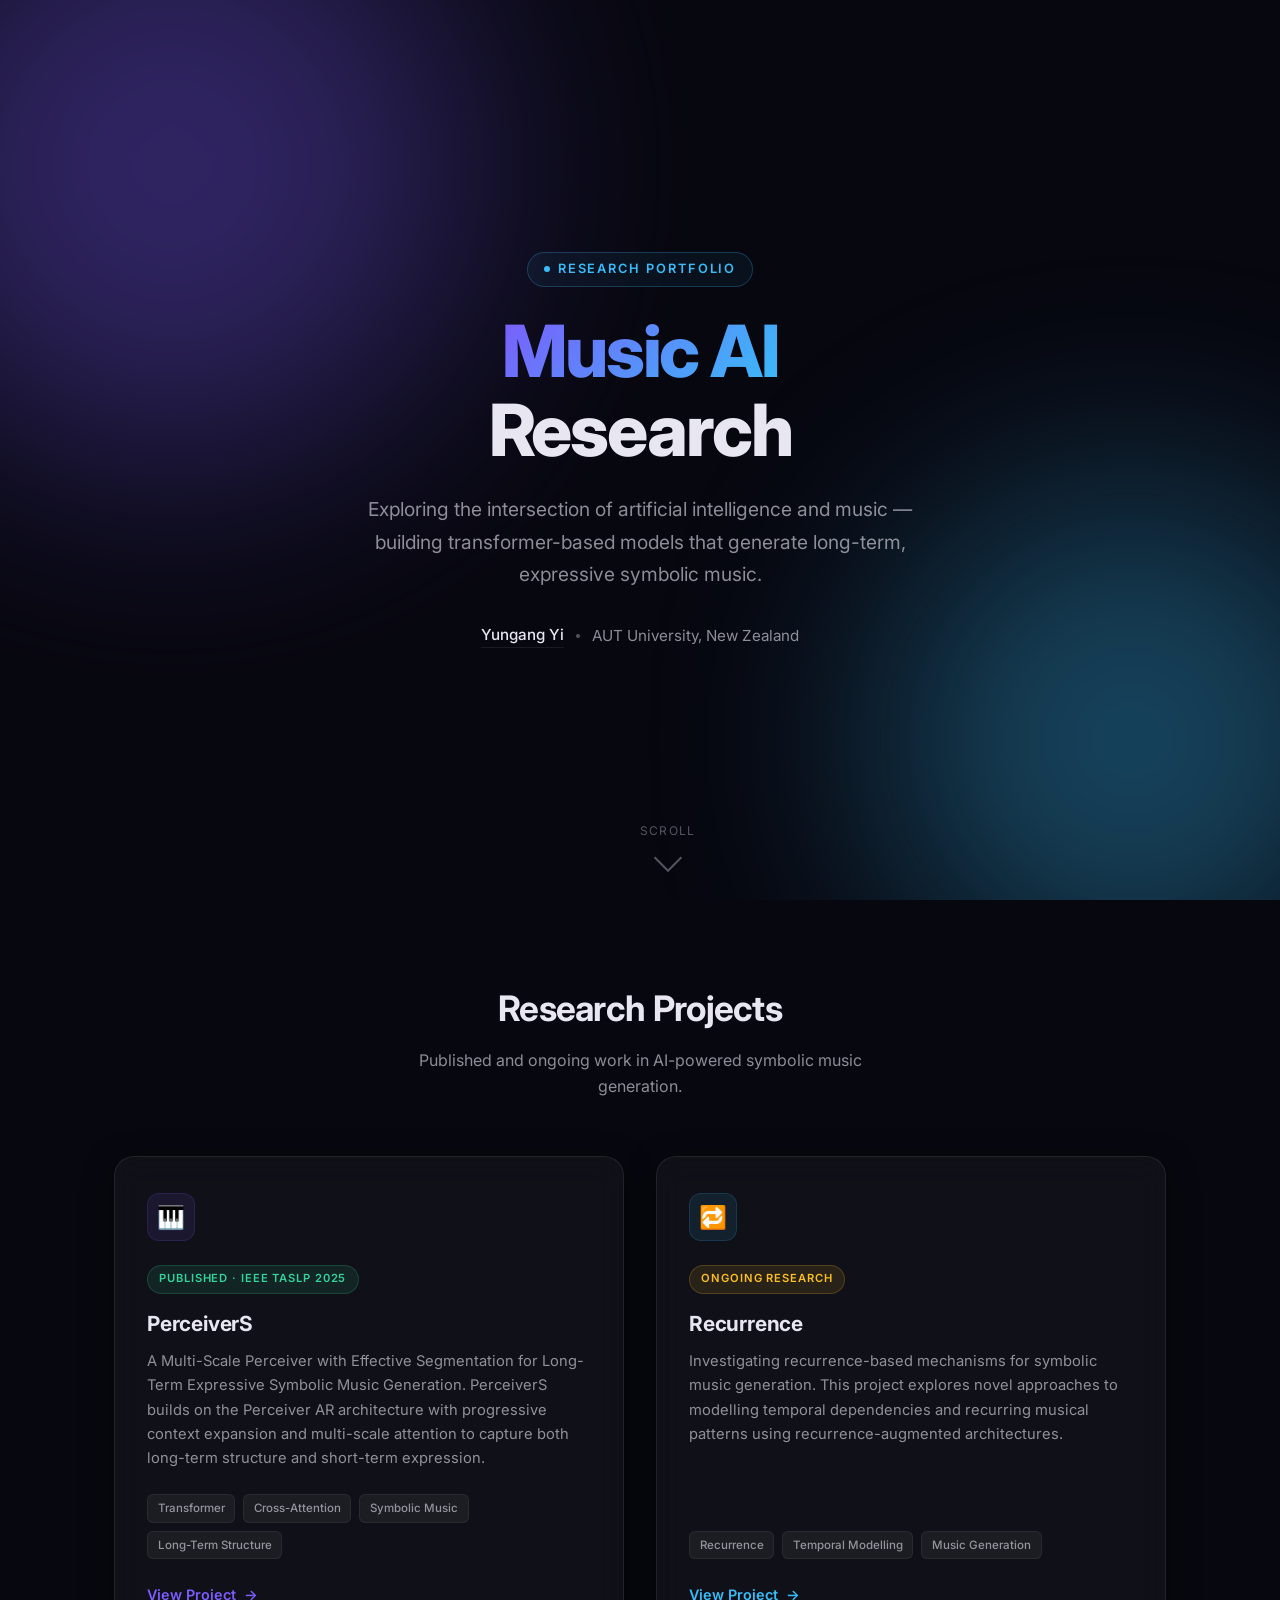
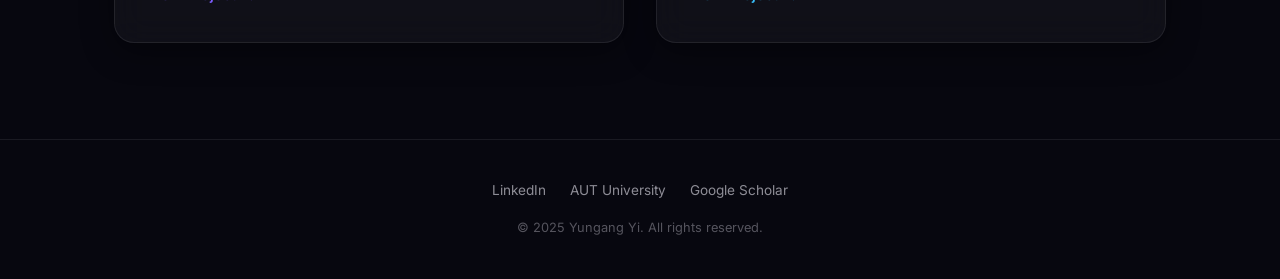
<file: index.html>
<!DOCTYPE html>
<html lang="en">
<head>
  <meta charset="UTF-8" />
  <meta name="viewport" content="width=device-width, initial-scale=1.0" />
  <title>Music AI Research — Yungang Yi</title>
  <meta name="description" content="Research on AI-powered symbolic music generation by Yungang Yi. Explore projects on long-term expressive music generation using transformer architectures." />
  <link rel="stylesheet" href="index.css" />
  <!-- Favicon (music note emoji as SVG) -->
  <link rel="icon" href="data:image/svg+xml,<svg xmlns='http://www.w3.org/2000/svg' viewBox='0 0 100 100'><text y='0.9em' font-size='90'>🎵</text></svg>" />
</head>
<body>

  <!-- ========== HERO ========== -->
  <section class="hero" id="hero">
    <canvas class="hero-waveform" id="waveformCanvas"></canvas>

    <div class="hero-content">
      <span class="hero-label">
        <span class="dot"></span>
        Research Portfolio
      </span>

      <h1>
        <span class="gradient-text">Music AI</span><br />
        Research
      </h1>

      <p class="hero-description">
        Exploring the intersection of artificial intelligence and music — building transformer-based models that generate long-term, expressive symbolic music.
      </p>

      <div class="hero-author">
        <a href="https://www.linkedin.com/in/lukeyi" target="_blank" rel="noopener">Yungang Yi</a>
        <span class="separator"></span>
        <span>AUT University, New Zealand</span>
      </div>
    </div>

    <div class="scroll-indicator">
      <span>Scroll</span>
      <div class="chevron"></div>
    </div>
  </section>

  <!-- ========== PROJECTS ========== -->
  <section class="projects" id="projects">
    <div class="section-header reveal">
      <h2>Research Projects</h2>
      <p>Published and ongoing work in AI-powered symbolic music generation.</p>
    </div>

    <div class="projects-grid">

      <!-- Card 1: PerceiverS -->
      <article class="project-card reveal">
        <div class="card-icon">🎹</div>
        <span class="card-badge badge-published">Published · IEEE TASLP 2025</span>
        <h3 class="card-title">PerceiverS</h3>
        <p class="card-description">
          A Multi-Scale Perceiver with Effective Segmentation for Long-Term Expressive Symbolic Music Generation. PerceiverS builds on the Perceiver AR architecture with progressive context expansion and multi-scale attention to capture both long-term structure and short-term expression.
        </p>
        <div class="card-meta">
          <span class="meta-tag">Transformer</span>
          <span class="meta-tag">Cross-Attention</span>
          <span class="meta-tag">Symbolic Music</span>
          <span class="meta-tag">Long-Term Structure</span>
        </div>
        <a href="https://perceivers.github.io" class="card-link" target="_blank" rel="noopener">
          View Project <span class="arrow">→</span>
        </a>
      </article>

      <!-- Card 2: Recurrence -->
      <article class="project-card reveal">
        <div class="card-icon">🔁</div>
        <span class="card-badge badge-ongoing">Ongoing Research</span>
        <h3 class="card-title">Recurrence</h3>
        <p class="card-description">
          Investigating recurrence-based mechanisms for symbolic music generation. This project explores novel approaches to modelling temporal dependencies and recurring musical patterns using recurrence-augmented architectures.
        </p>
        <div class="card-meta">
          <span class="meta-tag">Recurrence</span>
          <span class="meta-tag">Temporal Modelling</span>
          <span class="meta-tag">Music Generation</span>
        </div>
        <a href="./recurrence" class="card-link">
          View Project <span class="arrow">→</span>
        </a>
      </article>

    </div>
  </section>

  <!-- ========== FOOTER ========== -->
  <footer class="site-footer">
    <div class="footer-content">
      <div class="footer-links">
        <a href="https://www.linkedin.com/in/lukeyi" target="_blank" rel="noopener">LinkedIn</a>
        <a href="https://academics.aut.ac.nz" target="_blank" rel="noopener">AUT University</a>
        <a href="https://scholar.google.com" target="_blank" rel="noopener">Google Scholar</a>
      </div>
      <p class="footer-copy">© 2025 Yungang Yi. All rights reserved.</p>
    </div>
  </footer>

  <!-- ========== Scripts ========== -->
  <script>
    /* --- Scroll Reveal --- */
    const revealEls = document.querySelectorAll('.reveal');
    const observer = new IntersectionObserver((entries) => {
      entries.forEach((entry, i) => {
        if (entry.isIntersecting) {
          setTimeout(() => entry.target.classList.add('visible'), i * 120);
          observer.unobserve(entry.target);
        }
      });
    }, { threshold: 0.15 });
    revealEls.forEach(el => observer.observe(el));

    /* --- Waveform Canvas --- */
    (function () {
      const canvas = document.getElementById('waveformCanvas');
      const ctx = canvas.getContext('2d');
      let width, height, lines;

      function resize() {
        width = canvas.width = canvas.offsetWidth * devicePixelRatio;
        height = canvas.height = canvas.offsetHeight * devicePixelRatio;
        ctx.scale(devicePixelRatio, devicePixelRatio);
        initLines();
      }

      function initLines() {
        const count = 5;
        lines = Array.from({ length: count }, (_, i) => ({
          y: (canvas.offsetHeight / (count + 1)) * (i + 1),
          amplitude: 20 + Math.random() * 30,
          frequency: 0.003 + Math.random() * 0.004,
          speed: 0.008 + Math.random() * 0.012,
          phase: Math.random() * Math.PI * 2,
          alpha: 0.15 + Math.random() * 0.2
        }));
      }

      let t = 0;
      function draw() {
        ctx.clearRect(0, 0, canvas.offsetWidth, canvas.offsetHeight);
        lines.forEach(line => {
          ctx.beginPath();
          ctx.strokeStyle = `rgba(124, 92, 252, ${line.alpha})`;
          ctx.lineWidth = 1.5;
          for (let x = 0; x < canvas.offsetWidth; x += 2) {
            const y = line.y + Math.sin(x * line.frequency + t * line.speed + line.phase) * line.amplitude;
            x === 0 ? ctx.moveTo(x, y) : ctx.lineTo(x, y);
          }
          ctx.stroke();
        });
        t++;
        requestAnimationFrame(draw);
      }

      window.addEventListener('resize', () => {
        canvas.width = 0;
        canvas.height = 0;
        resize();
      });
      resize();
      draw();
    })();
  </script>

</body>
</html>
</file>
<file: index.css>
/* ============================================
   Music AI Research — Design System
   ============================================ */

@import url('https://fonts.googleapis.com/css2?family=Inter:wght@300;400;500;600;700;800&display=swap');

/* --- Tokens --- */
:root {
  --bg-primary: #07070f;
  --bg-secondary: #0e0e1a;
  --bg-card: rgba(255, 255, 255, 0.04);
  --bg-card-hover: rgba(255, 255, 255, 0.07);
  --border-card: rgba(255, 255, 255, 0.08);
  --border-card-hover: rgba(140, 120, 255, 0.35);

  --text-primary: #e8e6f0;
  --text-secondary: rgba(232, 230, 240, 0.6);
  --text-muted: rgba(232, 230, 240, 0.35);

  --accent-1: #7c5cfc;
  --accent-2: #38bdf8;
  --accent-gradient: linear-gradient(135deg, var(--accent-1), var(--accent-2));

  --font-sans: 'Inter', -apple-system, BlinkMacSystemFont, 'Segoe UI', sans-serif;
  --radius-lg: 20px;
  --radius-md: 12px;
  --shadow-card: 0 8px 32px rgba(0, 0, 0, 0.4);
  --shadow-card-hover: 0 16px 48px rgba(124, 92, 252, 0.15);
  --transition: 0.35s cubic-bezier(0.25, 0.46, 0.45, 0.94);
}

/* --- Reset --- */
*, *::before, *::after {
  margin: 0;
  padding: 0;
  box-sizing: border-box;
}

html {
  scroll-behavior: smooth;
  -webkit-font-smoothing: antialiased;
  -moz-osx-font-smoothing: grayscale;
}

body {
  font-family: var(--font-sans);
  background: var(--bg-primary);
  color: var(--text-primary);
  line-height: 1.6;
  overflow-x: hidden;
}

a {
  color: inherit;
  text-decoration: none;
}

/* ============================================
   Hero Section
   ============================================ */
.hero {
  position: relative;
  min-height: 100vh;
  display: flex;
  flex-direction: column;
  align-items: center;
  justify-content: center;
  text-align: center;
  padding: 2rem 1.5rem;
  overflow: hidden;
}

/* Animated gradient orbs */
.hero::before,
.hero::after {
  content: '';
  position: absolute;
  border-radius: 50%;
  filter: blur(120px);
  opacity: 0.35;
  pointer-events: none;
  animation: float 12s ease-in-out infinite;
}

.hero::before {
  width: 600px;
  height: 600px;
  background: var(--accent-1);
  top: -15%;
  left: -10%;
}

.hero::after {
  width: 500px;
  height: 500px;
  background: var(--accent-2);
  bottom: -10%;
  right: -8%;
  animation-delay: -6s;
}

@keyframes float {
  0%, 100% { transform: translate(0, 0) scale(1); }
  33% { transform: translate(30px, -20px) scale(1.05); }
  66% { transform: translate(-20px, 15px) scale(0.97); }
}

/* Waveform canvas background */
.hero-waveform {
  position: absolute;
  inset: 0;
  z-index: 0;
  opacity: 0.15;
}

.hero-content {
  position: relative;
  z-index: 1;
  max-width: 800px;
}

.hero-label {
  display: inline-flex;
  align-items: center;
  gap: 0.5rem;
  font-size: 0.8rem;
  font-weight: 600;
  letter-spacing: 0.15em;
  text-transform: uppercase;
  color: var(--accent-2);
  margin-bottom: 1.5rem;
  padding: 0.4rem 1rem;
  border: 1px solid rgba(56, 189, 248, 0.25);
  border-radius: 999px;
  background: rgba(56, 189, 248, 0.06);
  animation: fadeInUp 0.8s ease both;
}

.hero-label .dot {
  width: 6px;
  height: 6px;
  border-radius: 50%;
  background: var(--accent-2);
  animation: pulse 2s ease-in-out infinite;
}

@keyframes pulse {
  0%, 100% { opacity: 1; transform: scale(1); }
  50% { opacity: 0.4; transform: scale(0.8); }
}

.hero h1 {
  font-size: clamp(2.5rem, 6vw, 4.5rem);
  font-weight: 800;
  line-height: 1.1;
  letter-spacing: -0.03em;
  margin-bottom: 1.5rem;
  animation: fadeInUp 0.8s ease 0.15s both;
}

.hero h1 .gradient-text {
  background: var(--accent-gradient);
  -webkit-background-clip: text;
  background-clip: text;
  -webkit-text-fill-color: transparent;
}

.hero-description {
  font-size: clamp(1rem, 2vw, 1.2rem);
  color: var(--text-secondary);
  max-width: 600px;
  margin: 0 auto 2rem;
  line-height: 1.7;
  animation: fadeInUp 0.8s ease 0.3s both;
}

.hero-author {
  display: flex;
  align-items: center;
  justify-content: center;
  gap: 0.75rem;
  font-size: 0.95rem;
  color: var(--text-secondary);
  animation: fadeInUp 0.8s ease 0.45s both;
}

.hero-author a {
  color: var(--text-primary);
  font-weight: 500;
  border-bottom: 1px solid var(--border-card);
  transition: border-color var(--transition);
}

.hero-author a:hover {
  border-color: var(--accent-1);
}

.hero-author .separator {
  width: 4px;
  height: 4px;
  border-radius: 50%;
  background: var(--text-muted);
}

/* Scroll indicator */
.scroll-indicator {
  position: absolute;
  bottom: 2rem;
  left: 50%;
  transform: translateX(-50%);
  display: flex;
  flex-direction: column;
  align-items: center;
  gap: 0.5rem;
  color: var(--text-muted);
  font-size: 0.75rem;
  letter-spacing: 0.1em;
  text-transform: uppercase;
  animation: fadeInUp 0.8s ease 0.6s both;
}

.scroll-indicator .chevron {
  width: 20px;
  height: 20px;
  border-right: 2px solid var(--text-muted);
  border-bottom: 2px solid var(--text-muted);
  transform: rotate(45deg);
  animation: scrollBounce 2s ease-in-out infinite;
}

@keyframes scrollBounce {
  0%, 100% { transform: rotate(45deg) translateY(0); }
  50% { transform: rotate(45deg) translateY(6px); }
}

@keyframes fadeInUp {
  from { opacity: 0; transform: translateY(24px); }
  to { opacity: 1; transform: translateY(0); }
}

/* ============================================
   Projects Section
   ============================================ */
.projects {
  position: relative;
  padding: 5rem 1.5rem 6rem;
  max-width: 1100px;
  margin: 0 auto;
}

.section-header {
  text-align: center;
  margin-bottom: 3.5rem;
}

.section-header h2 {
  font-size: clamp(1.5rem, 3.5vw, 2.2rem);
  font-weight: 700;
  letter-spacing: -0.02em;
  margin-bottom: 0.75rem;
}

.section-header p {
  color: var(--text-secondary);
  font-size: 1rem;
  max-width: 520px;
  margin: 0 auto;
}

.projects-grid {
  display: grid;
  grid-template-columns: repeat(auto-fit, minmax(min(100%, 440px), 1fr));
  gap: 2rem;
}

/* --- Project Card --- */
.project-card {
  position: relative;
  background: var(--bg-card);
  border: 1px solid var(--border-card);
  border-radius: var(--radius-lg);
  padding: 2.25rem 2rem;
  backdrop-filter: blur(16px);
  -webkit-backdrop-filter: blur(16px);
  box-shadow: var(--shadow-card);
  transition: transform var(--transition),
              box-shadow var(--transition),
              border-color var(--transition),
              background var(--transition);
  overflow: hidden;
  display: flex;
  flex-direction: column;
}

.project-card::before {
  content: '';
  position: absolute;
  top: 0;
  left: 0;
  right: 0;
  height: 3px;
  background: var(--accent-gradient);
  opacity: 0;
  transition: opacity var(--transition);
}

.project-card:hover {
  transform: translateY(-6px);
  box-shadow: var(--shadow-card-hover);
  border-color: var(--border-card-hover);
  background: var(--bg-card-hover);
}

.project-card:hover::before {
  opacity: 1;
}

.card-icon {
  width: 48px;
  height: 48px;
  border-radius: var(--radius-md);
  display: flex;
  align-items: center;
  justify-content: center;
  margin-bottom: 1.5rem;
  font-size: 1.4rem;
  background: rgba(124, 92, 252, 0.1);
  border: 1px solid rgba(124, 92, 252, 0.15);
}

.project-card:nth-child(2) .card-icon {
  background: rgba(56, 189, 248, 0.1);
  border-color: rgba(56, 189, 248, 0.15);
}

.card-badge {
  display: inline-flex;
  align-items: center;
  font-size: 0.7rem;
  font-weight: 600;
  letter-spacing: 0.08em;
  text-transform: uppercase;
  padding: 0.3rem 0.7rem;
  border-radius: 999px;
  margin-bottom: 1rem;
  width: fit-content;
}

.badge-published {
  background: rgba(52, 211, 153, 0.1);
  color: #34d399;
  border: 1px solid rgba(52, 211, 153, 0.2);
}

.badge-ongoing {
  background: rgba(251, 191, 36, 0.1);
  color: #fbbf24;
  border: 1px solid rgba(251, 191, 36, 0.2);
}

.card-title {
  font-size: 1.3rem;
  font-weight: 700;
  line-height: 1.3;
  margin-bottom: 0.75rem;
  letter-spacing: -0.01em;
}

.card-description {
  color: var(--text-secondary);
  font-size: 0.92rem;
  line-height: 1.65;
  margin-bottom: 1.5rem;
  flex-grow: 1;
}

.card-meta {
  display: flex;
  flex-wrap: wrap;
  gap: 0.5rem;
  margin-bottom: 1.5rem;
}

.meta-tag {
  font-size: 0.72rem;
  font-weight: 500;
  padding: 0.25rem 0.6rem;
  border-radius: 6px;
  background: rgba(255, 255, 255, 0.05);
  color: var(--text-secondary);
  border: 1px solid rgba(255, 255, 255, 0.06);
}

.card-link {
  display: inline-flex;
  align-items: center;
  gap: 0.5rem;
  font-size: 0.9rem;
  font-weight: 600;
  color: var(--accent-1);
  transition: gap var(--transition), color var(--transition);
}

.project-card:nth-child(2) .card-link {
  color: var(--accent-2);
}

.card-link:hover {
  gap: 0.75rem;
}

.card-link .arrow {
  transition: transform var(--transition);
}

.card-link:hover .arrow {
  transform: translateX(3px);
}

/* ============================================
   Footer
   ============================================ */
.site-footer {
  border-top: 1px solid var(--border-card);
  padding: 2.5rem 1.5rem;
  text-align: center;
}

.footer-content {
  max-width: 600px;
  margin: 0 auto;
}

.footer-links {
  display: flex;
  justify-content: center;
  gap: 1.5rem;
  margin-bottom: 1rem;
}

.footer-links a {
  font-size: 0.85rem;
  color: var(--text-secondary);
  transition: color var(--transition);
}

.footer-links a:hover {
  color: var(--text-primary);
}

.footer-copy {
  font-size: 0.8rem;
  color: var(--text-muted);
}

/* ============================================
   Scroll reveal animation
   ============================================ */
.reveal {
  opacity: 0;
  transform: translateY(30px);
  transition: opacity 0.7s ease, transform 0.7s ease;
}

.reveal.visible {
  opacity: 1;
  transform: translateY(0);
}

/* ============================================
   Responsive
   ============================================ */
@media (max-width: 640px) {
  .projects {
    padding: 3rem 1rem 4rem;
  }

  .project-card {
    padding: 1.75rem 1.5rem;
  }

  .hero-author {
    flex-direction: column;
    gap: 0.25rem;
  }

  .hero-author .separator {
    display: none;
  }

  .footer-links {
    flex-direction: column;
    gap: 0.75rem;
  }
}
</file>
